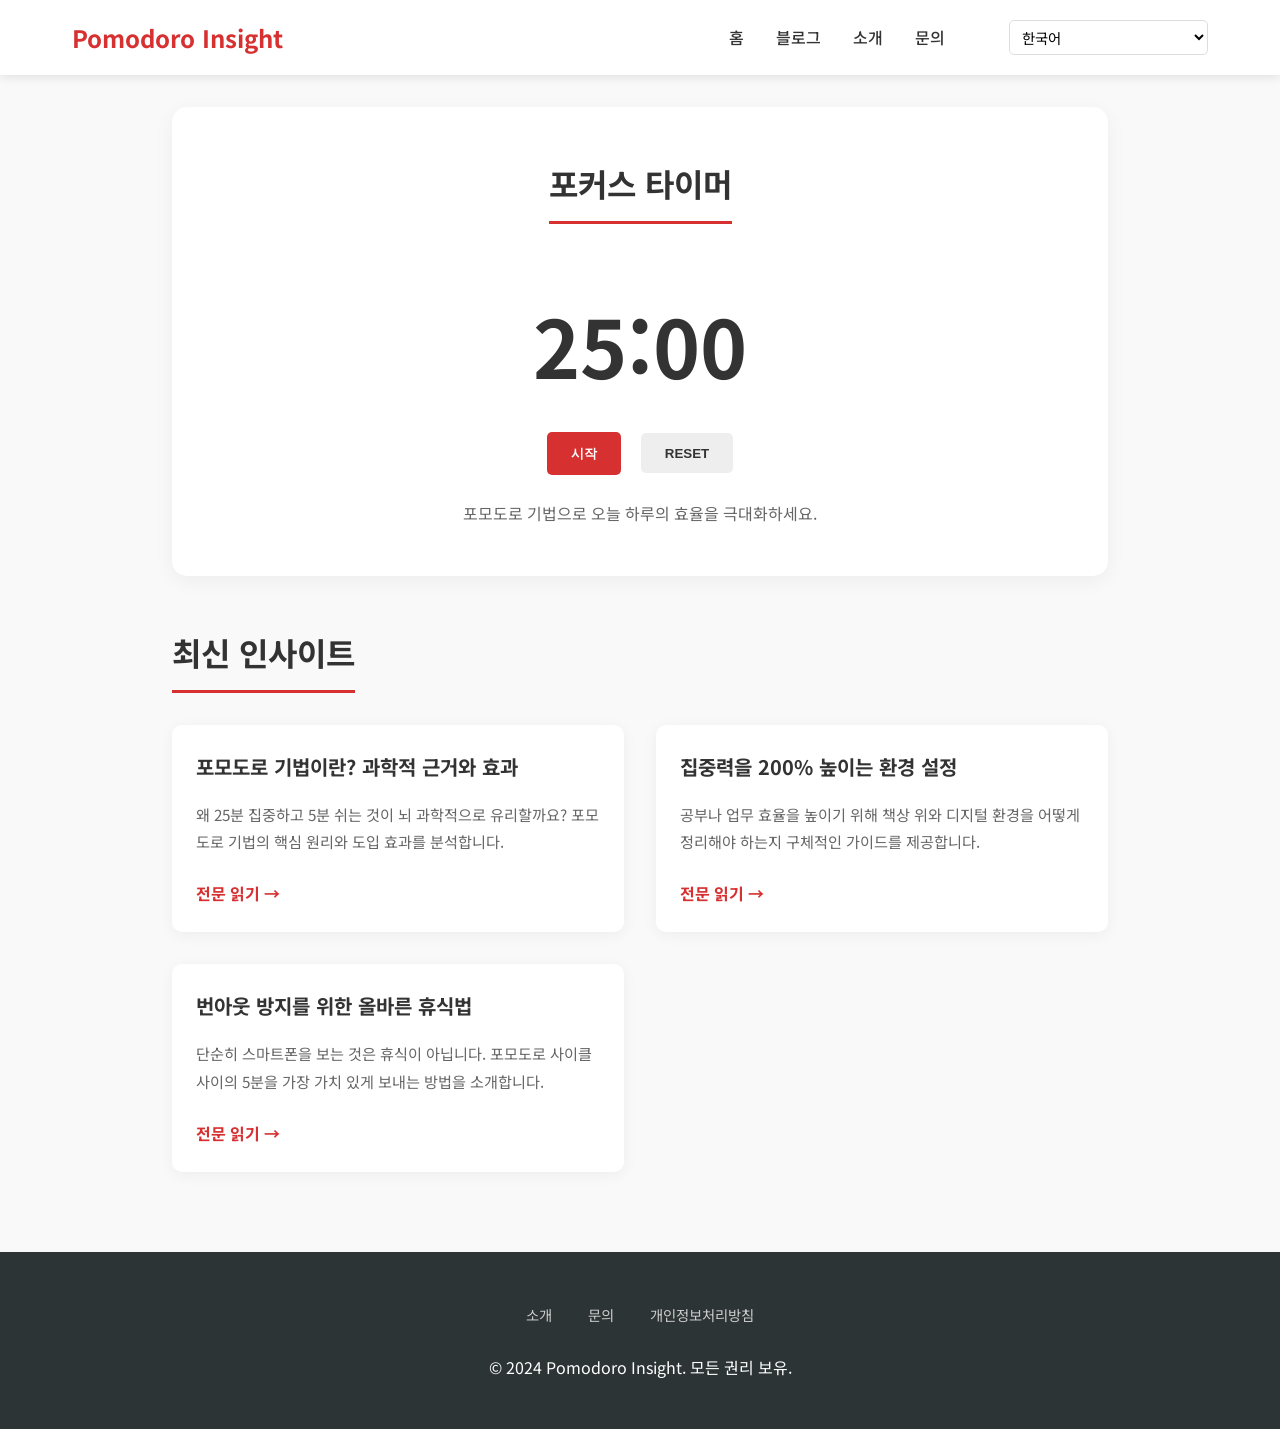
<file: index.html>
<!DOCTYPE html>
<html lang="ko">
<head>
    <meta charset="UTF-8">
    <meta name="viewport" content="width=device-width, initial-scale=1.0">
    <meta name="description" content="집중력 향상을 위한 최고의 포모도로 타이머와 생산성 팁을 제공합니다.">
    <script async src="https://pagead2.googlesyndication.com/pagead/js/adsbygoogle.js?client=ca-pub-3034199051152303" crossorigin="anonymous"></script>
    <meta name="google-adsense-account" content="ca-pub-3034199051152303">
    <title>생산성의 시작, 포모도로 타이머 | Pomodoro Insight</title>
    <link rel="stylesheet" href="style.css">
    <link href="https://fonts.googleapis.com/css2?family=Noto+Sans+KR:wght@400;500;700&display=swap" rel="stylesheet">
</head>
<body>
    <header>
        <nav>
            <a href="index.html" class="logo">Pomodoro Insight</a>
            <ul>
                <li><a href="index.html">Home</a></li>
                <li><a href="blog.html">Blog</a></li>
                <li><a href="about.html">About</a></li>
                <li><a href="contact.html">Contact</a></li>
                <li>
                    <select id="lang-select" class="lang-selector">
                        <option value="ko">한국어</option>
                        <option value="en">English</option>
                        <option value="hi">हिन्दी (Hindi)</option>
                        <option value="ja">日本語 (Japanese)</option>
                        <option value="zh">中文 (Chinese)</option>
                        <option value="es">Español (Spanish)</option>
                        <option value="fr">Français (French)</option>
                        <option value="de">Deutsch (German)</option>
                        <option value="ru">Русский (Russian)</option>
                        <option value="pt">Português (Portuguese)</option>
                        <option value="vi">Tiếng Việt (Vietnamese)</option>
                        <option value="ar">العربية (Arabic)</option>
                    </select>
                </li>
            </ul>
        </nav>
    </header>

    <main>
        <section class="hero">
            <h1 class="section-title">Focus Timer</h1>
            <div class="timer-container">
                <div id="timer-display">25:00</div>
                <div class="timer-controls">
                    <button id="start-btn" class="btn-primary">START</button>
                    <button id="reset-btn" class="btn-secondary">RESET</button>
                </div>
            </div>
            <p style="margin-top: 1.5rem; color: #666;">포모도로 기법으로 오늘 하루의 효율을 극대화하세요.</p>
        </section>

        <section>
            <h2 class="section-title">Latest Insights</h2>
            <div class="blog-grid">
                <article class="blog-card">
                    <div class="blog-content">
                        <h3>포모도로 기법이란? 과학적 근거와 효과</h3>
                        <p>왜 25분 집중하고 5분 쉬는 것이 뇌 과학적으로 유리할까요? 포모도로 기법의 핵심 원리와 도입 효과를 분석합니다.</p>
                        <a href="posts/post-1.html" class="read-more">전문 읽기 &rarr;</a>
                    </div>
                </article>
                <article class="blog-card">
                    <div class="blog-content">
                        <h3>집중력을 200% 높이는 환경 설정</h3>
                        <p>공부나 업무 효율을 높이기 위해 책상 위와 디지털 환경을 어떻게 정리해야 하는지 구체적인 가이드를 제공합니다.</p>
                        <a href="posts/post-2.html" class="read-more">전문 읽기 &rarr;</a>
                    </div>
                </article>
                <article class="blog-card">
                    <div class="blog-content">
                        <h3>번아웃 방지를 위한 올바른 휴식법</h3>
                        <p>단순히 스마트폰을 보는 것은 휴식이 아닙니다. 포모도로 사이클 사이의 5분을 가장 가치 있게 보내는 방법을 소개합니다.</p>
                        <a href="posts/post-3.html" class="read-more">전문 읽기 &rarr;</a>
                    </div>
                </article>
            </div>
        </section>
    </main>

    <footer>
        <div class="footer-links">
            <a href="about.html">About Us</a>
            <a href="contact.html">Contact</a>
            <a href="privacy.html">Privacy Policy</a>
        </div>
        <p>&copy; 2024 Pomodoro Insight. All rights reserved.</p>
    </footer>

    <script src="script.js"></script>
</body>
</html>
</file>
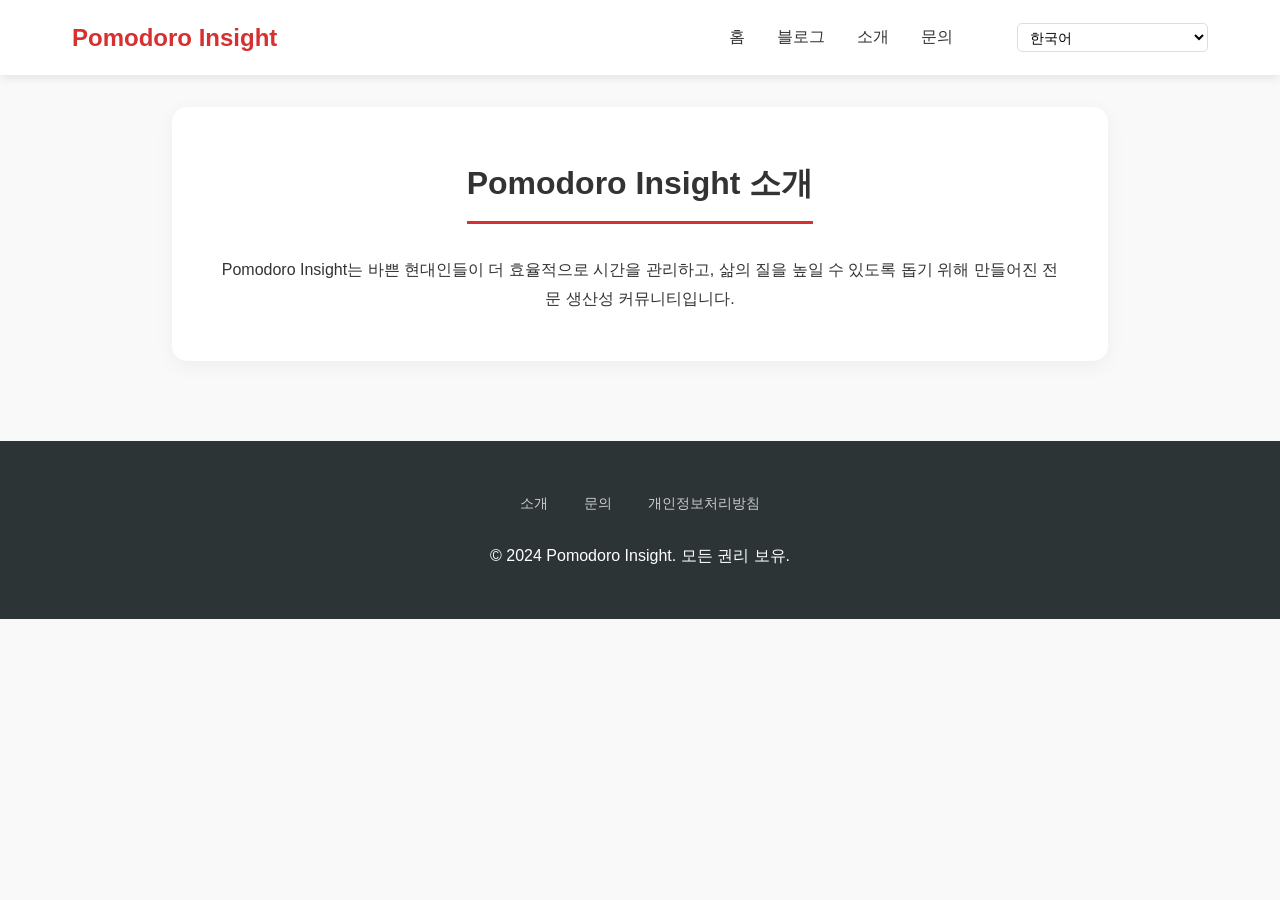
<file: about.html>
<!DOCTYPE html>
<html lang="ko">
<head>
    <meta charset="UTF-8">
    <meta name="viewport" content="width=device-width, initial-scale=1.0">
    <script async src="https://pagead2.googlesyndication.com/pagead/js/adsbygoogle.js?client=ca-pub-3034199051152303" crossorigin="anonymous"></script>
    <meta name="google-adsense-account" content="ca-pub-3034199051152303">
    <title>About Us | Pomodoro Insight</title>
    <link rel="stylesheet" href="style.css">
</head>
<body>
    <header>
        <nav>
            <a href="index.html" class="logo">Pomodoro Insight</a>
            <ul>
                <li><a href="index.html">Home</a></li>
                <li><a href="blog.html">Blog</a></li>
                <li><a href="about.html">About</a></li>
                <li><a href="contact.html">Contact</a></li>
                <li>
                    <select id="lang-select" class="lang-selector">
                        <option value="ko">한국어</option>
                        <option value="en">English</option>
                        <option value="hi">हिन्दी (Hindi)</option>
                        <option value="ja">日本語 (Japanese)</option>
                        <option value="zh">中文 (Chinese)</option>
                        <option value="es">Español (Spanish)</option>
                        <option value="fr">Français (French)</option>
                        <option value="de">Deutsch (German)</option>
                        <option value="ru">Русский (Russian)</option>
                        <option value="pt">Português (Portuguese)</option>
                        <option value="vi">Tiếng Việt (Vietnamese)</option>
                        <option value="ar">العربية (Arabic)</option>
                    </select>
                </li>
            </ul>
        </nav>
    </header>
    <main>
        <article class="hero">
            <h1 class="section-title">About Pomodoro Insight</h1>
            <p>Pomodoro Insight는 바쁜 현대인들이 더 효율적으로 시간을 관리하고, 삶의 질을 높일 수 있도록 돕기 위해 만들어진 전문 생산성 커뮤니티입니다.</p>
        </article>
    </main>
    <footer>
        <div class="footer-links">
            <a href="about.html">About Us</a>
            <a href="contact.html">Contact</a>
            <a href="privacy.html">Privacy Policy</a>
        </div>
        <p>&copy; 2024 Pomodoro Insight. All rights reserved.</p>
    </footer>
    <script src="script.js"></script>
</body>
</html>
</file>
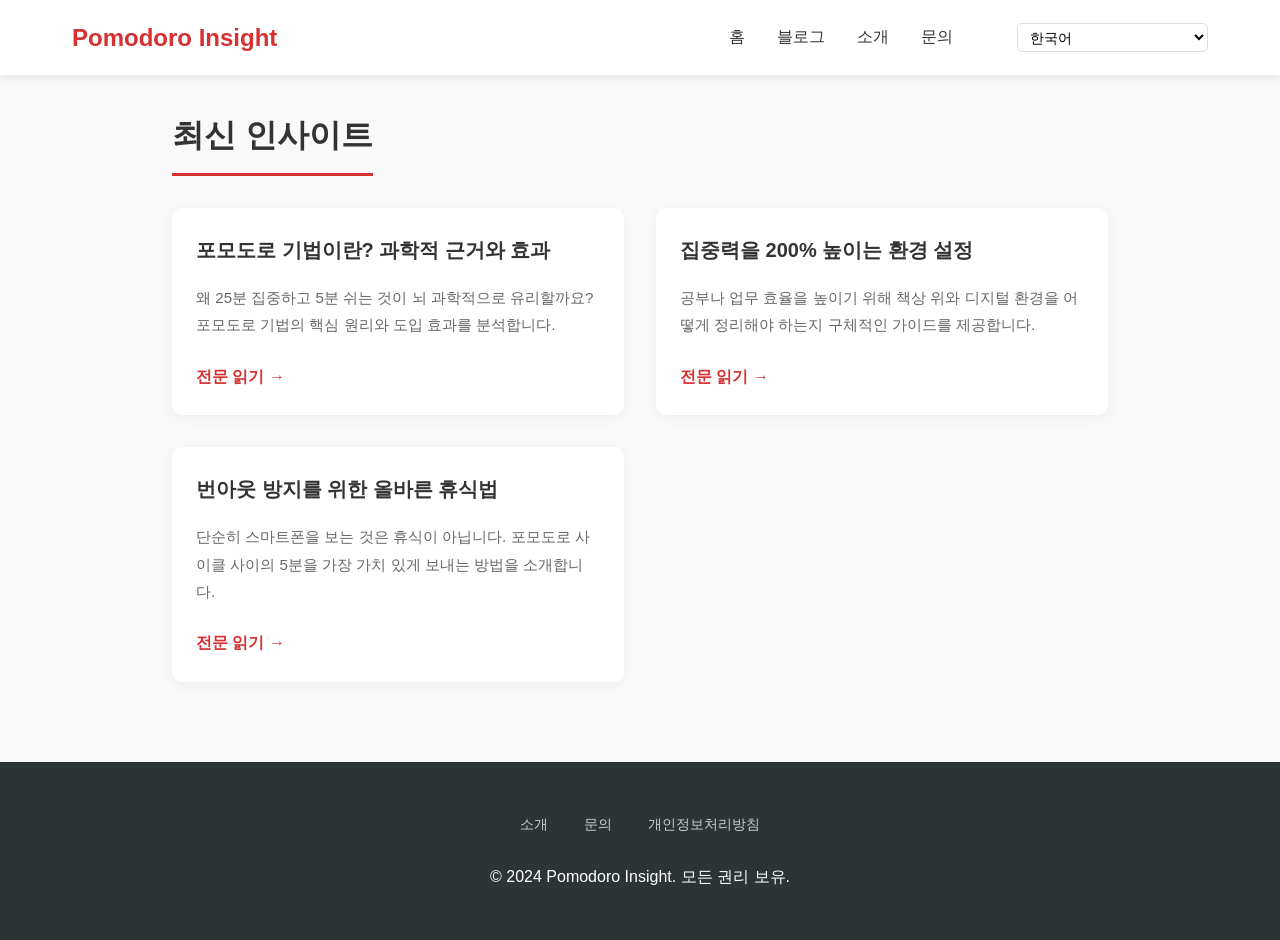
<file: blog.html>
<!DOCTYPE html>
<html lang="ko">
<head>
    <meta charset="UTF-8">
    <meta name="viewport" content="width=device-width, initial-scale=1.0">
    <script async src="https://pagead2.googlesyndication.com/pagead/js/adsbygoogle.js?client=ca-pub-3034199051152303" crossorigin="anonymous"></script>
    <meta name="google-adsense-account" content="ca-pub-3034199051152303">
    <title>생산성 블로그 | Pomodoro Insight</title>
    <link rel="stylesheet" href="style.css">
</head>
<body>
    <header>
        <nav>
            <a href="index.html" class="logo">Pomodoro Insight</a>
            <ul>
                <li><a href="index.html">Home</a></li>
                <li><a href="blog.html">Blog</a></li>
                <li><a href="about.html">About</a></li>
                <li><a href="contact.html">Contact</a></li>
                <li>
                    <select id="lang-select" class="lang-selector">
                        <option value="ko">한국어</option>
                        <option value="en">English</option>
                        <option value="hi">हिन्दी (Hindi)</option>
                        <option value="ja">日本語 (Japanese)</option>
                        <option value="zh">中文 (Chinese)</option>
                        <option value="es">Español (Spanish)</option>
                        <option value="fr">Français (French)</option>
                        <option value="de">Deutsch (German)</option>
                        <option value="ru">Русский (Russian)</option>
                        <option value="pt">Português (Portuguese)</option>
                        <option value="vi">Tiếng Việt (Vietnamese)</option>
                        <option value="ar">العربية (Arabic)</option>
                    </select>
                </li>
            </ul>
        </nav>
    </header>
    <main>
        <h1 class="section-title">All Insights</h1>
        <div class="blog-grid">
            <article class="blog-card">
                <div class="blog-content">
                    <h3>포모도로 기법이란? 과학적 근거와 효과</h3>
                    <p>왜 25분 집중하고 5분 쉬는 것이 뇌 과학적으로 유리할까요?</p>
                    <a href="posts/post-1.html" class="read-more">읽어보기 &rarr;</a>
                </div>
            </article>
            <article class="blog-card">
                <div class="blog-content">
                    <h3>집중력을 200% 높이는 환경 설정</h3>
                    <p>공부나 업무 효율을 높이기 위한 완벽한 환경 설정 가이드.</p>
                    <a href="posts/post-2.html" class="read-more">읽어보기 &rarr;</a>
                </div>
            </article>
            <article class="blog-card">
                <div class="blog-content">
                    <h3>번아웃 방지를 위한 올바른 휴식법</h3>
                    <p>진정한 휴식이란 무엇인가? 뇌를 쉬게 하는 방법을 배웁니다.</p>
                    <a href="posts/post-3.html" class="read-more">읽어보기 &rarr;</a>
                </div>
            </article>
        </div>
    </main>
    <footer>
        <div class="footer-links">
            <a href="about.html">About Us</a>
            <a href="contact.html">Contact</a>
            <a href="privacy.html">Privacy Policy</a>
        </div>
        <p>&copy; 2024 Pomodoro Insight. All rights reserved.</p>
    </footer>
    <script src="script.js"></script>
</body>
</html>
</file>
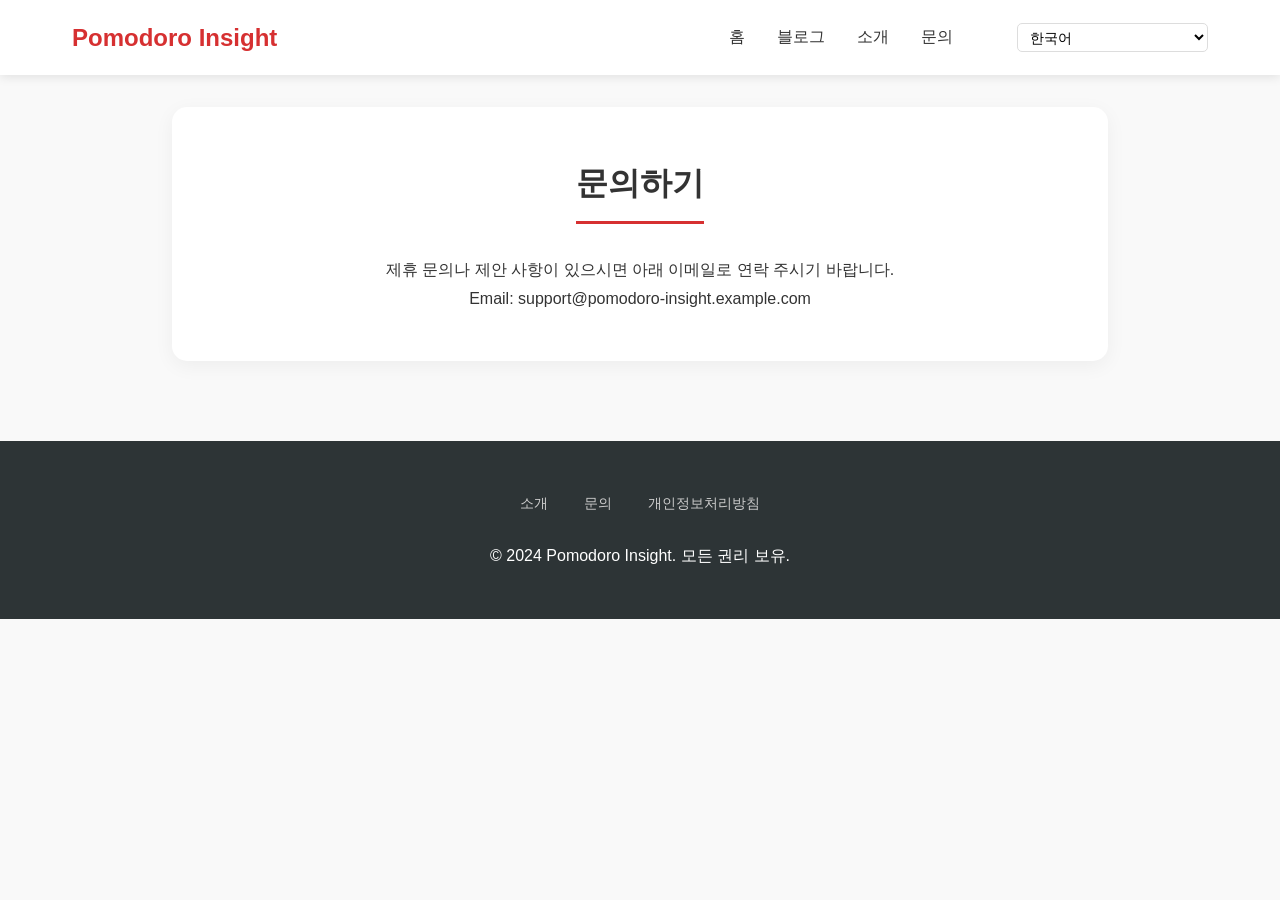
<file: contact.html>
<!DOCTYPE html>
<html lang="ko">
<head>
    <meta charset="UTF-8">
    <meta name="viewport" content="width=device-width, initial-scale=1.0">
    <script async src="https://pagead2.googlesyndication.com/pagead/js/adsbygoogle.js?client=ca-pub-3034199051152303" crossorigin="anonymous"></script>
    <meta name="google-adsense-account" content="ca-pub-3034199051152303">
    <title>Contact Us | Pomodoro Insight</title>
    <link rel="stylesheet" href="style.css">
</head>
<body>
    <header>
        <nav>
            <a href="index.html" class="logo">Pomodoro Insight</a>
            <ul>
                <li><a href="index.html">Home</a></li>
                <li><a href="blog.html">Blog</a></li>
                <li><a href="about.html">About</a></li>
                <li><a href="contact.html">Contact</a></li>
                <li>
                    <select id="lang-select" class="lang-selector">
                        <option value="ko">한국어</option>
                        <option value="en">English</option>
                        <option value="hi">हिन्दी (Hindi)</option>
                        <option value="ja">日本語 (Japanese)</option>
                        <option value="zh">中文 (Chinese)</option>
                        <option value="es">Español (Spanish)</option>
                        <option value="fr">Français (French)</option>
                        <option value="de">Deutsch (German)</option>
                        <option value="ru">Русский (Russian)</option>
                        <option value="pt">Português (Portuguese)</option>
                        <option value="vi">Tiếng Việt (Vietnamese)</option>
                        <option value="ar">العربية (Arabic)</option>
                    </select>
                </li>
            </ul>
        </nav>
    </header>
    <main>
        <article class="hero">
            <h1 class="section-title">Contact Us</h1>
            <p>제휴 문의나 제안 사항이 있으시면 아래 이메일로 연락 주시기 바랍니다.</p>
            <p>Email: support@pomodoro-insight.example.com</p>
        </article>
    </main>
    <footer>
        <div class="footer-links">
            <a href="about.html">About Us</a>
            <a href="contact.html">Contact</a>
            <a href="privacy.html">Privacy Policy</a>
        </div>
        <p>&copy; 2024 Pomodoro Insight. All rights reserved.</p>
    </footer>
    <script src="script.js"></script>
</body>
</html>
</file>
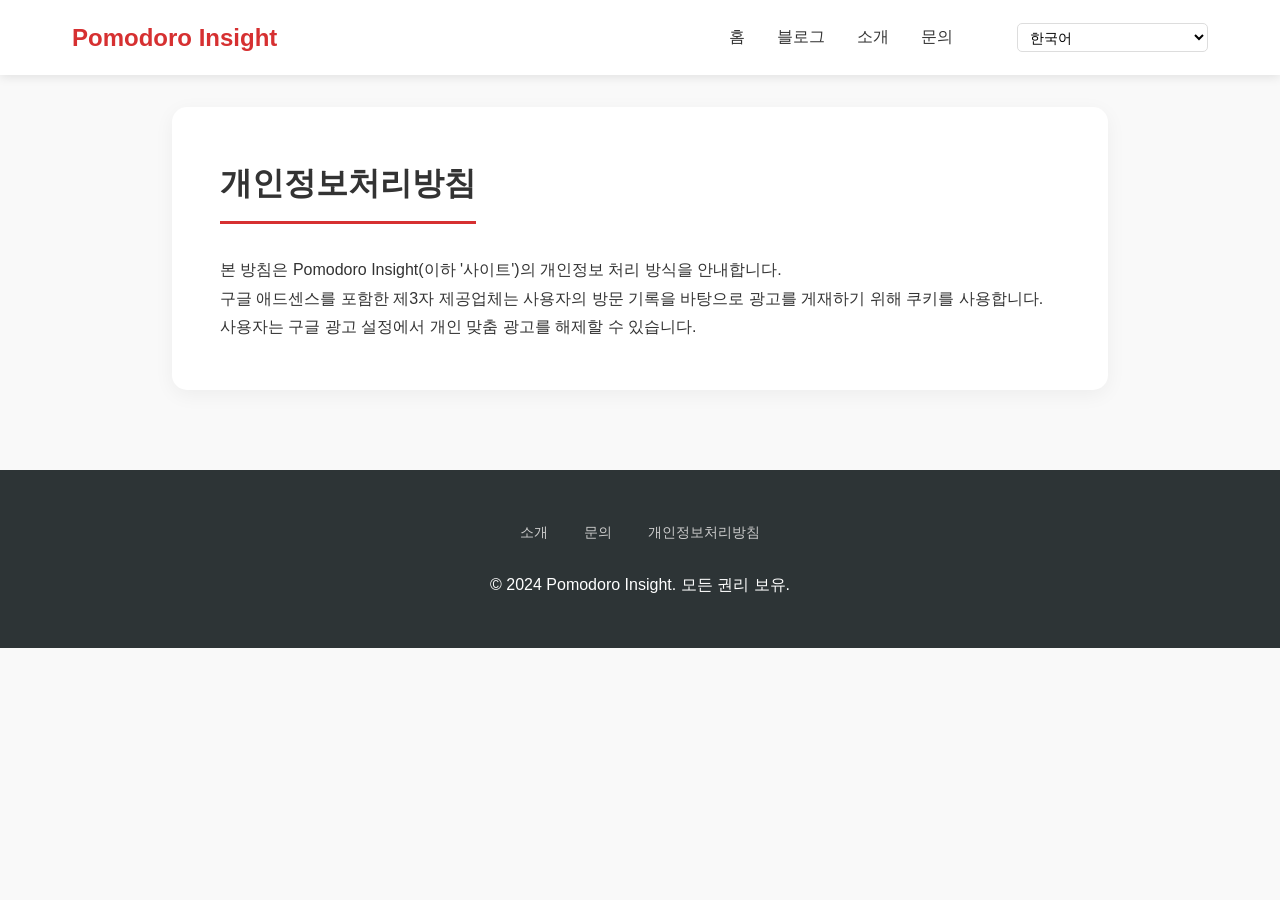
<file: privacy.html>
<!DOCTYPE html>
<html lang="ko">
<head>
    <meta charset="UTF-8">
    <meta name="viewport" content="width=device-width, initial-scale=1.0">
    <script async src="https://pagead2.googlesyndication.com/pagead/js/adsbygoogle.js?client=ca-pub-3034199051152303" crossorigin="anonymous"></script>
    <meta name="google-adsense-account" content="ca-pub-3034199051152303">
    <title>개인정보처리방침 | Pomodoro Insight</title>
    <link rel="stylesheet" href="style.css">
</head>
<body>
    <header>
        <nav>
            <a href="index.html" class="logo">Pomodoro Insight</a>
            <ul>
                <li><a href="index.html">Home</a></li>
                <li><a href="blog.html">Blog</a></li>
                <li><a href="about.html">About</a></li>
                <li><a href="contact.html">Contact</a></li>
                <li>
                    <select id="lang-select" class="lang-selector">
                        <option value="ko">한국어</option>
                        <option value="en">English</option>
                        <option value="hi">हिन्दी (Hindi)</option>
                        <option value="ja">日本語 (Japanese)</option>
                        <option value="zh">中文 (Chinese)</option>
                        <option value="es">Español (Spanish)</option>
                        <option value="fr">Français (French)</option>
                        <option value="de">Deutsch (German)</option>
                        <option value="ru">Русский (Russian)</option>
                        <option value="pt">Português (Portuguese)</option>
                        <option value="vi">Tiếng Việt (Vietnamese)</option>
                        <option value="ar">العربية (Arabic)</option>
                    </select>
                </li>
            </ul>
        </nav>
    </header>
    <main>
        <article class="hero" style="text-align: left;">
            <h1 class="section-title">Privacy Policy (개인정보처리방침)</h1>
            <p>본 방침은 Pomodoro Insight(이하 '사이트')의 개인정보 처리 방식을 안내합니다.</p>
            <p>구글 애드센스를 포함한 제3자 제공업체는 사용자의 방문 기록을 바탕으로 광고를 게재하기 위해 쿠키를 사용합니다.</p>
        </article>
    </main>
    <footer>
        <div class="footer-links">
            <a href="about.html">About Us</a>
            <a href="contact.html">Contact</a>
            <a href="privacy.html">Privacy Policy</a>
        </div>
        <p>&copy; 2024 Pomodoro Insight. All rights reserved.</p>
    </footer>
    <script src="script.js"></script>
</body>
</html>
</file>
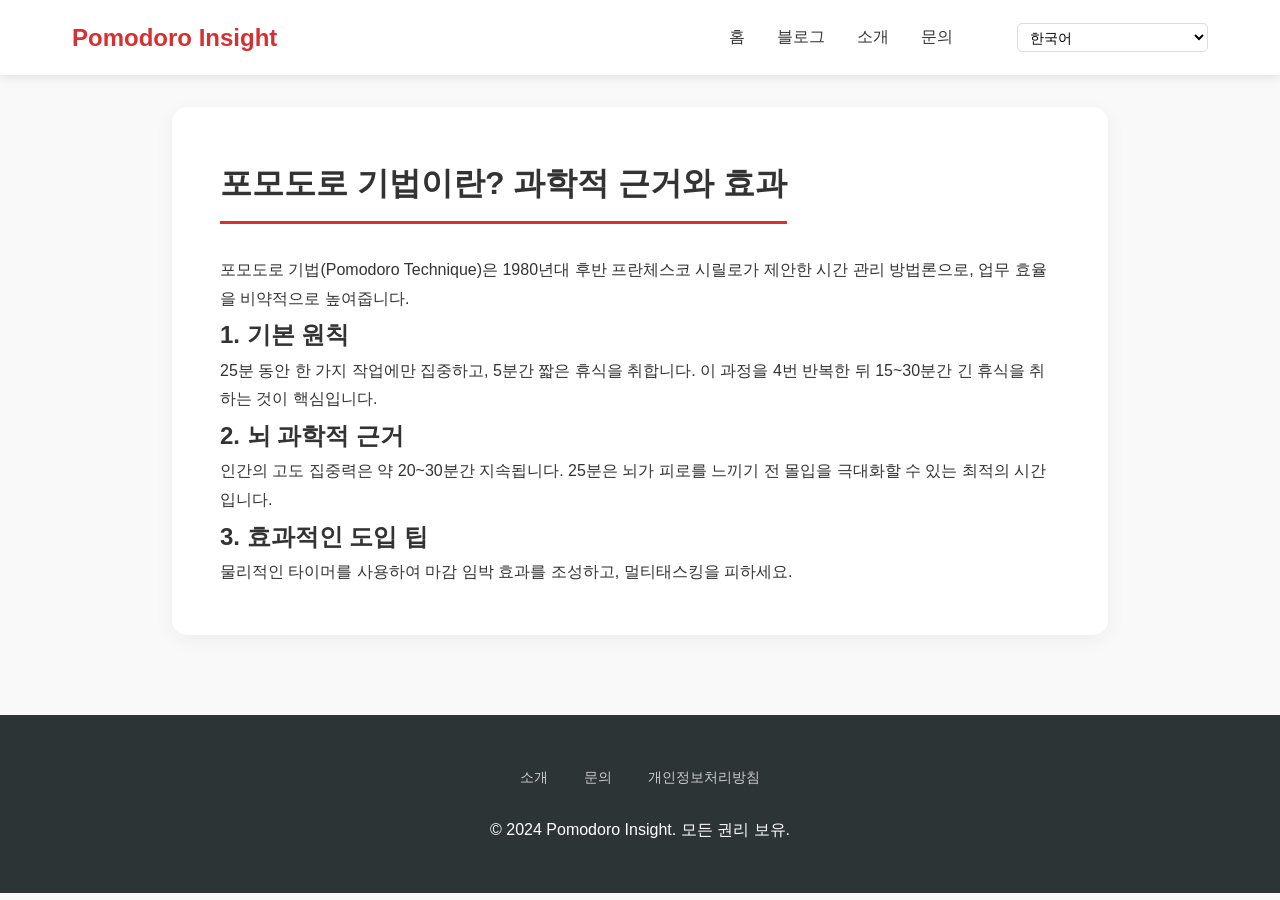
<file: posts/post-1.html>
<!DOCTYPE html>
<html lang="ko">
<head>
    <script async src="https://pagead2.googlesyndication.com/pagead/js/adsbygoogle.js?client=ca-pub-3034199051152303" crossorigin="anonymous"></script>
    <meta name="google-adsense-account" content="ca-pub-3034199051152303">
    <meta charset="UTF-8">
    <meta name="viewport" content="width=device-width, initial-scale=1.0">
    <title>포모도로 기법이란? 과학적 근거와 효과 | Pomodoro Insight</title>
    <link rel="stylesheet" href="../style.css">
</head>
<body>
    <header>
        <nav>
            <a href="../index.html" class="logo">Pomodoro Insight</a>
            <ul>
                <li><a href="../index.html">Home</a></li>
                <li><a href="../blog.html">Blog</a></li>
                <li><a href="../about.html">About</a></li>
                <li><a href="../contact.html">Contact</a></li>
                <li>
                    <select id="lang-select" class="lang-selector">
                        <option value="ko">한국어</option>
                        <option value="en">English</option>
                        <option value="hi">हिन्दी (Hindi)</option>
                        <option value="ja">日本語 (Japanese)</option>
                        <option value="zh">中文 (Chinese)</option>
                        <option value="es">Español (Spanish)</option>
                        <option value="fr">Français (French)</option>
                        <option value="de">Deutsch (German)</option>
                        <option value="ru">Русский (Russian)</option>
                        <option value="pt">Português (Portuguese)</option>
                        <option value="vi">Tiếng Việt (Vietnamese)</option>
                        <option value="ar">العربية (Arabic)</option>
                    </select>
                </li>
            </ul>
        </nav>
    </header>
    <main>
        <article class="hero" style="text-align: left;">
            <h1 class="section-title">포모도로 기법이란? 과학적 근거와 효과</h1>
            <p>포모도로 기법(Pomodoro Technique)은 1980년대 후반 프란체스코 시릴로(Francesco Cirillo)가 제안한 시간 관리 방법론입니다. 이 기법의 이름은 이탈리아어로 '토마토'를 뜻하는 'Pomodoro'에서 유래되었는데, 시릴로가 대학생 시절 토마토 모양의 주방 타이머를 사용해 시간을 관리했던 것에서 영감을 얻었기 때문입니다.</p>
            
            <h2>1. 포모도로 기법의 기본 원리</h2>
            <p>가장 표준적인 포모도로 방식은 다음과 같습니다:</p>
            <ul>
                <li>수행할 작업을 선정합니다.</li>
                <li>타이머를 25분으로 맞춥니다.</li>
                <li>타이머가 울릴 때까지 오직 그 작업에만 집중합니다.</li>
                <li>타이머가 울리면 5분간 휴식을 취합니다.</li>
                <li>이 과정을 4번 반복한 뒤, 15~30분 정도의 긴 휴식을 취합니다.</li>
            </ul>

            <h2>2. 왜 25분인가? (뇌 과학적 접근)</h2>
            <p>인간의 집중력에는 한계가 있습니다. 현대 심리학 연구에 따르면, 성인의 평균적인 고도의 집중 지속 시간은 약 20분에서 30분 사이로 알려져 있습니다. 25분이라는 시간은 뇌가 피로를 느끼기 직전까지 몰입할 수 있는 최적의 시간입니다. 또한, '마감 효과(Deadline Effect)'를 짧은 주기로 반복하게 함으로써 뇌의 도파민 분비를 촉진하고 작업 효율을 극대화합니다.</p>

            <h2>3. 휴식의 중요성</h2>
            <p>많은 사람들이 휴식을 시간 낭비로 생각하지만, 포모도로 기법에서 5분의 짧은 휴식은 뇌의 '기본 상태 네트워크(Default Mode Network)'를 활성화하여 방금 학습하거나 작업한 정보를 정리하고 장기 기억으로 전송하는 역할을 합니다. 이 휴식 시간을 통해 뇌는 다시 집중할 수 있는 에너지를 충전하게 됩니다.</p>

            <h2>4. 결론</h2>
            <p>포모도로 기법은 단순히 시간을 쪼개는 것이 아니라, 우리 뇌의 리듬에 맞춰 집중과 휴식을 조화롭게 배치하는 과학적인 방법입니다. 지금 바로 타이머를 설정하고 첫 번째 포모도로를 시작해 보세요.</p>
        </article>
    </main>
    <footer>
        <div class="footer-links">
            <a href="../about.html">About Us</a>
            <a href="../contact.html">Contact</a>
            <a href="../privacy.html">Privacy Policy</a>
        </div>
        <p>&copy; 2024 Pomodoro Insight. All rights reserved.</p>
    </footer>
    <script src="../script.js"></script>
</body>
</html>
</file>
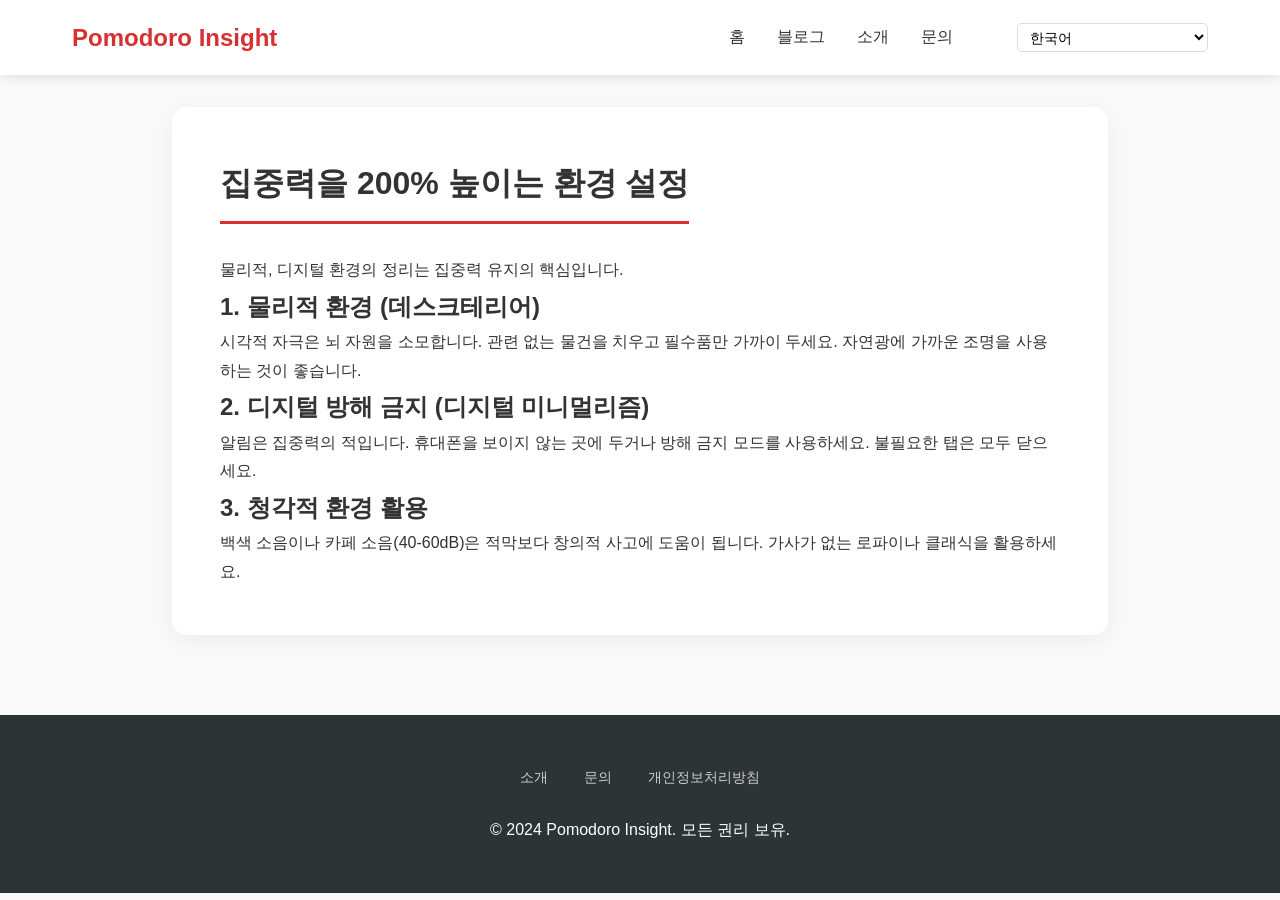
<file: posts/post-2.html>
<!DOCTYPE html>
<html lang="ko">
<head>
    <script async src="https://pagead2.googlesyndication.com/pagead/js/adsbygoogle.js?client=ca-pub-3034199051152303" crossorigin="anonymous"></script>
    <meta name="google-adsense-account" content="ca-pub-3034199051152303">
    <meta charset="UTF-8">
    <meta name="viewport" content="width=device-width, initial-scale=1.0">
    <title>집중력을 200% 높이는 환경 설정 가이드 | Pomodoro Insight</title>
    <link rel="stylesheet" href="../style.css">
</head>
<body>
    <header>
        <nav>
            <a href="../index.html" class="logo">Pomodoro Insight</a>
            <ul>
                <li><a href="../index.html">Home</a></li>
                <li><a href="../blog.html">Blog</a></li>
                <li><a href="../about.html">About</a></li>
                <li><a href="../contact.html">Contact</a></li>
                <li>
                    <select id="lang-select" class="lang-selector">
                        <option value="ko">한국어</option>
                        <option value="en">English</option>
                        <option value="hi">हिन्दी (Hindi)</option>
                        <option value="ja">日本語 (Japanese)</option>
                        <option value="zh">中文 (Chinese)</option>
                        <option value="es">Español (Spanish)</option>
                        <option value="fr">Français (French)</option>
                        <option value="de">Deutsch (German)</option>
                        <option value="ru">Русский (Russian)</option>
                        <option value="pt">Português (Portuguese)</option>
                        <option value="vi">Tiếng Việt (Vietnamese)</option>
                        <option value="ar">العربية (Arabic)</option>
                    </select>
                </li>
            </ul>
        </nav>
    </header>
    <main>
        <article class="hero" style="text-align: left;">
            <h1 class="section-title">집중력을 200% 높이는 환경 설정 가이드</h1>
            <p>아무리 의지력이 강한 사람이라도 어지러운 환경에서는 집중력을 유지하기 어렵습니다. 몰입을 방해하는 요소를 제거하고 뇌가 최상의 성능을 발휘할 수 있는 환경을 구축하는 방법을 소개합니다.</p>
            
            <h2>1. 물리적 환경 정리 (데스크테리어)</h2>
            <p>시각적인 자극은 뇌의 주의 자원을 소모합니다. 책상 위에 현재 작업과 관련 없는 물건들은 모두 치우는 것이 좋습니다. 꼭 필요한 도구들만 손이 닿는 곳에 배치하고, 조명은 너무 밝거나 어둡지 않은 자연광에 가까운 조도를 유지하세요.</p>

            <h2>2. 디지털 방해 금지 (디지털 미니멀리즘)</h2>
            <p>스마트폰의 알림은 집중력의 가장 큰 적입니다. 작업 시간에는 스마트폰을 보이지 않는 곳에 두거나 '방해 금지 모드'를 활성화하세요. PC에서도 필요한 창 외에는 모두 닫고, 불필요한 탭을 정리하는 것만으로도 작업 효율이 비약적으로 상승합니다.</p>

            <h2>3. 청각적 환경 활용</h2>
            <p>완벽한 정적보다는 40~60데시벨 정도의 백색 소음(White Noise)이나 카페 소음이 창의적인 사고에 도움을 준다는 연구 결과가 있습니다. 가사가 없는 로파이(Lo-fi) 음악이나 클래식 음악을 활용해 보세요.</p>
        </article>
    </main>
    <footer>
        <div class="footer-links">
            <a href="../about.html">About Us</a>
            <a href="../contact.html">Contact</a>
            <a href="../privacy.html">Privacy Policy</a>
        </div>
        <p>&copy; 2024 Pomodoro Insight. All rights reserved.</p>
    </footer>
    <script src="../script.js"></script>
</body>
</html>
</file>
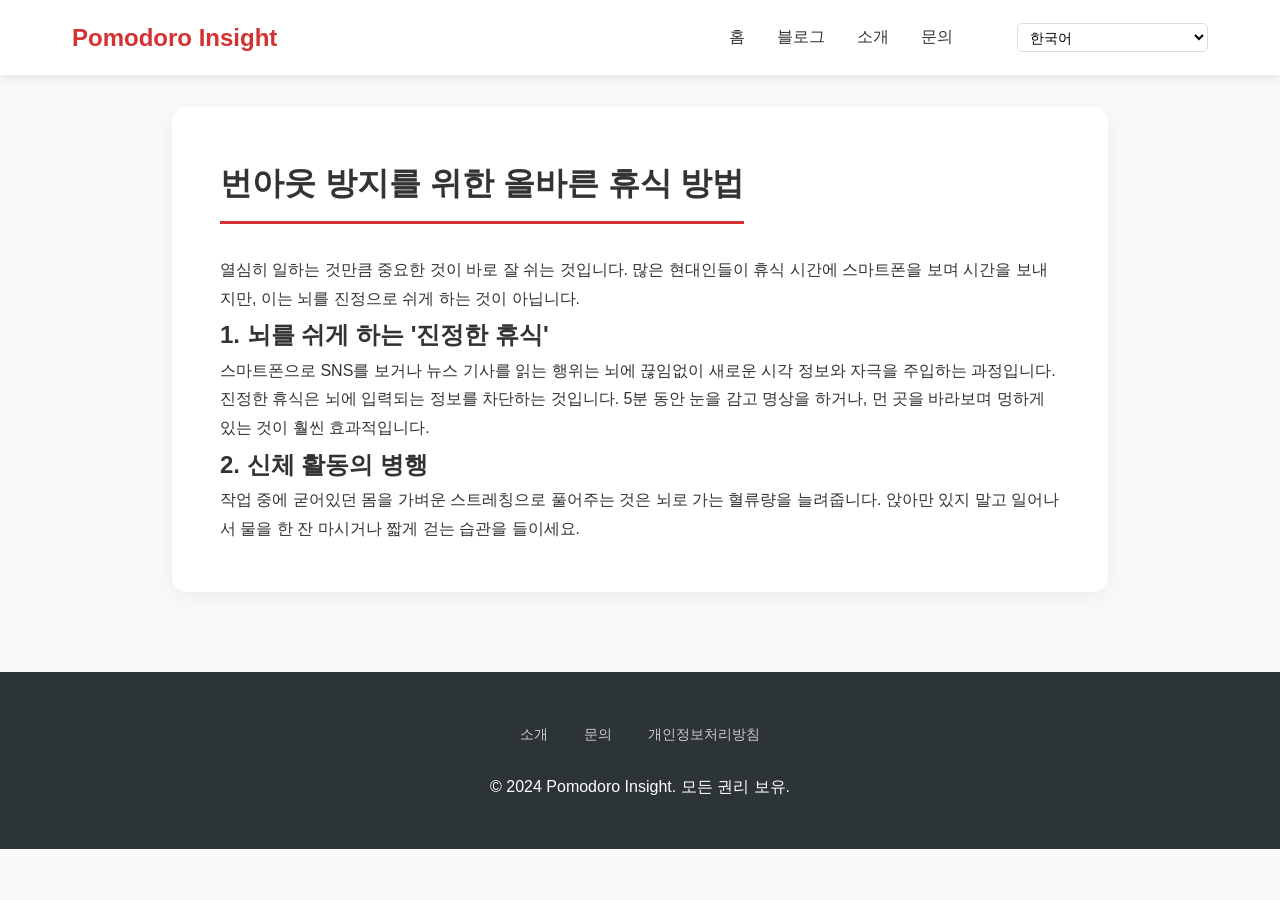
<file: posts/post-3.html>
<!DOCTYPE html>
<html lang="ko">
<head>
    <script async src="https://pagead2.googlesyndication.com/pagead/js/adsbygoogle.js?client=ca-pub-3034199051152303" crossorigin="anonymous"></script>
    <meta name="google-adsense-account" content="ca-pub-3034199051152303">
    <meta charset="UTF-8">
    <meta name="viewport" content="width=device-width, initial-scale=1.0">
    <title>번아웃 방지를 위한 올바른 휴식 방법 | Pomodoro Insight</title>
    <link rel="stylesheet" href="../style.css">
</head>
<body>
    <header>
        <nav>
            <a href="../index.html" class="logo">Pomodoro Insight</a>
            <ul>
                <li><a href="../index.html">Home</a></li>
                <li><a href="../blog.html">Blog</a></li>
                <li><a href="../about.html">About</a></li>
                <li><a href="../contact.html">Contact</a></li>
                <li>
                    <select id="lang-select" class="lang-selector">
                        <option value="ko">한국어</option>
                        <option value="en">English</option>
                        <option value="hi">हिन्दी (Hindi)</option>
                        <option value="ja">日本語 (Japanese)</option>
                        <option value="zh">中文 (Chinese)</option>
                        <option value="es">Español (Spanish)</option>
                        <option value="fr">Français (French)</option>
                        <option value="de">Deutsch (German)</option>
                        <option value="ru">Русский (Russian)</option>
                        <option value="pt">Português (Portuguese)</option>
                        <option value="vi">Tiếng Việt (Vietnamese)</option>
                        <option value="ar">العربية (Arabic)</option>
                    </select>
                </li>
            </ul>
        </nav>
    </header>
    <main>
        <article class="hero" style="text-align: left;">
            <h1 class="section-title">번아웃 방지를 위한 올바른 휴식 방법</h1>
            <p>열심히 일하는 것만큼 중요한 것이 바로 잘 쉬는 것입니다. 많은 현대인들이 휴식 시간에 스마트폰을 보며 시간을 보내지만, 이는 뇌를 진정으로 쉬게 하는 것이 아닙니다.</p>
            
            <h2>1. 뇌를 쉬게 하는 '진정한 휴식'</h2>
            <p>스마트폰으로 SNS를 보거나 뉴스 기사를 읽는 행위는 뇌에 끊임없이 새로운 시각 정보와 자극을 주입하는 과정입니다. 진정한 휴식은 뇌에 입력되는 정보를 차단하는 것입니다. 5분 동안 눈을 감고 명상을 하거나, 먼 곳을 바라보며 멍하게 있는 것이 훨씬 효과적입니다.</p>

            <h2>2. 신체 활동의 병행</h2>
            <p>작업 중에 굳어있던 몸을 가벼운 스트레칭으로 풀어주는 것은 뇌로 가는 혈류량을 늘려줍니다. 앉아만 있지 말고 일어나서 물을 한 잔 마시거나 짧게 걷는 습관을 들이세요.</p>
        </article>
    </main>
    <footer>
        <div class="footer-links">
            <a href="../about.html">About Us</a>
            <a href="../contact.html">Contact</a>
            <a href="../privacy.html">Privacy Policy</a>
        </div>
        <p>&copy; 2024 Pomodoro Insight. All rights reserved.</p>
    </footer>
    <script src="../script.js"></script>
</body>
</html>
</file>
<file: style.css>
:root {
    --primary-color: #2d3436;
    --accent-color: #d63031;
    --bg-color: #f9f9f9;
    --text-color: #333;
    --card-bg: #ffffff;
    --nav-bg: #ffffff;
}

* {
    margin: 0;
    padding: 0;
    box-sizing: border-box;
}

body {
    font-family: 'Noto Sans KR', sans-serif;
    line-height: 1.8;
    color: var(--text-color);
    background-color: var(--bg-color);
}

header {
    background: var(--nav-bg);
    box-shadow: 0 2px 10px rgba(0,0,0,0.1);
    position: sticky;
    top: 0;
    z-index: 1000;
}

nav {
    max-width: 1200px;
    margin: 0 auto;
    display: flex;
    justify-content: space-between;
    align-items: center;
    padding: 1rem 2rem;
}

.logo {
    font-size: 1.5rem;
    font-weight: bold;
    color: var(--accent-color);
    text-decoration: none;
}

nav ul {
    display: flex;
    list-style: none;
    align-items: center;
}

.lang-selector {
    margin-left: 2rem;
    padding: 0.3rem 0.5rem;
    border: 1px solid #ddd;
    border-radius: 5px;
    background: white;
    font-family: inherit;
    font-size: 0.9rem;
    cursor: pointer;
    outline: none;
}

.lang-selector:hover {
    border-color: var(--accent-color);
}

nav ul li {
    margin-left: 2rem;
}

nav ul li a {
    text-decoration: none;
    color: var(--text-color);
    font-weight: 500;
    transition: color 0.3s;
}

nav ul li a:hover {
    color: var(--accent-color);
}

main {
    max-width: 1000px;
    margin: 2rem auto;
    padding: 0 2rem;
}

.section-title {
    font-size: 2rem;
    margin-bottom: 2rem;
    text-align: center;
    border-bottom: 3px solid var(--accent-color);
    display: inline-block;
    padding-bottom: 0.5rem;
}

.hero {
    background: var(--card-bg);
    padding: 3rem;
    border-radius: 15px;
    box-shadow: 0 5px 20px rgba(0,0,0,0.05);
    margin-bottom: 3rem;
    text-align: center;
}

.blog-grid {
    display: grid;
    grid-template-columns: repeat(auto-fit, minmax(300px, 1fr));
    gap: 2rem;
}

.blog-card {
    background: var(--card-bg);
    border-radius: 10px;
    overflow: hidden;
    box-shadow: 0 3px 15px rgba(0,0,0,0.05);
    transition: transform 0.3s;
}

.blog-card:hover {
    transform: translateY(-5px);
}

.blog-content {
    padding: 1.5rem;
}

.blog-content h3 {
    margin-bottom: 1rem;
    font-size: 1.25rem;
}

.blog-content p {
    font-size: 0.95rem;
    color: #666;
    margin-bottom: 1.5rem;
}

.read-more {
    color: var(--accent-color);
    text-decoration: none;
    font-weight: bold;
}

footer {
    background: var(--primary-color);
    color: #fff;
    padding: 3rem 2rem;
    margin-top: 5rem;
    text-align: center;
}

.footer-links {
    margin-bottom: 1.5rem;
}

.footer-links a {
    color: #ccc;
    text-decoration: none;
    margin: 0 1rem;
    font-size: 0.9rem;
}

/* Timer Styles */
.timer-container {
    max-width: 400px;
    margin: 0 auto;
}

#timer-display {
    font-size: 5rem;
    font-weight: bold;
    margin: 1rem 0;
}

.timer-controls button {
    padding: 0.8rem 1.5rem;
    margin: 0 0.5rem;
    border: none;
    border-radius: 5px;
    cursor: pointer;
    font-weight: bold;
}

.btn-primary { background: var(--accent-color); color: white; }
.btn-secondary { background: #eee; color: #333; }

@media (max-width: 768px) {
    nav { flex-direction: column; }
    nav ul { margin-top: 1rem; }
    nav ul li { margin: 0 1rem; }
}
</file>
